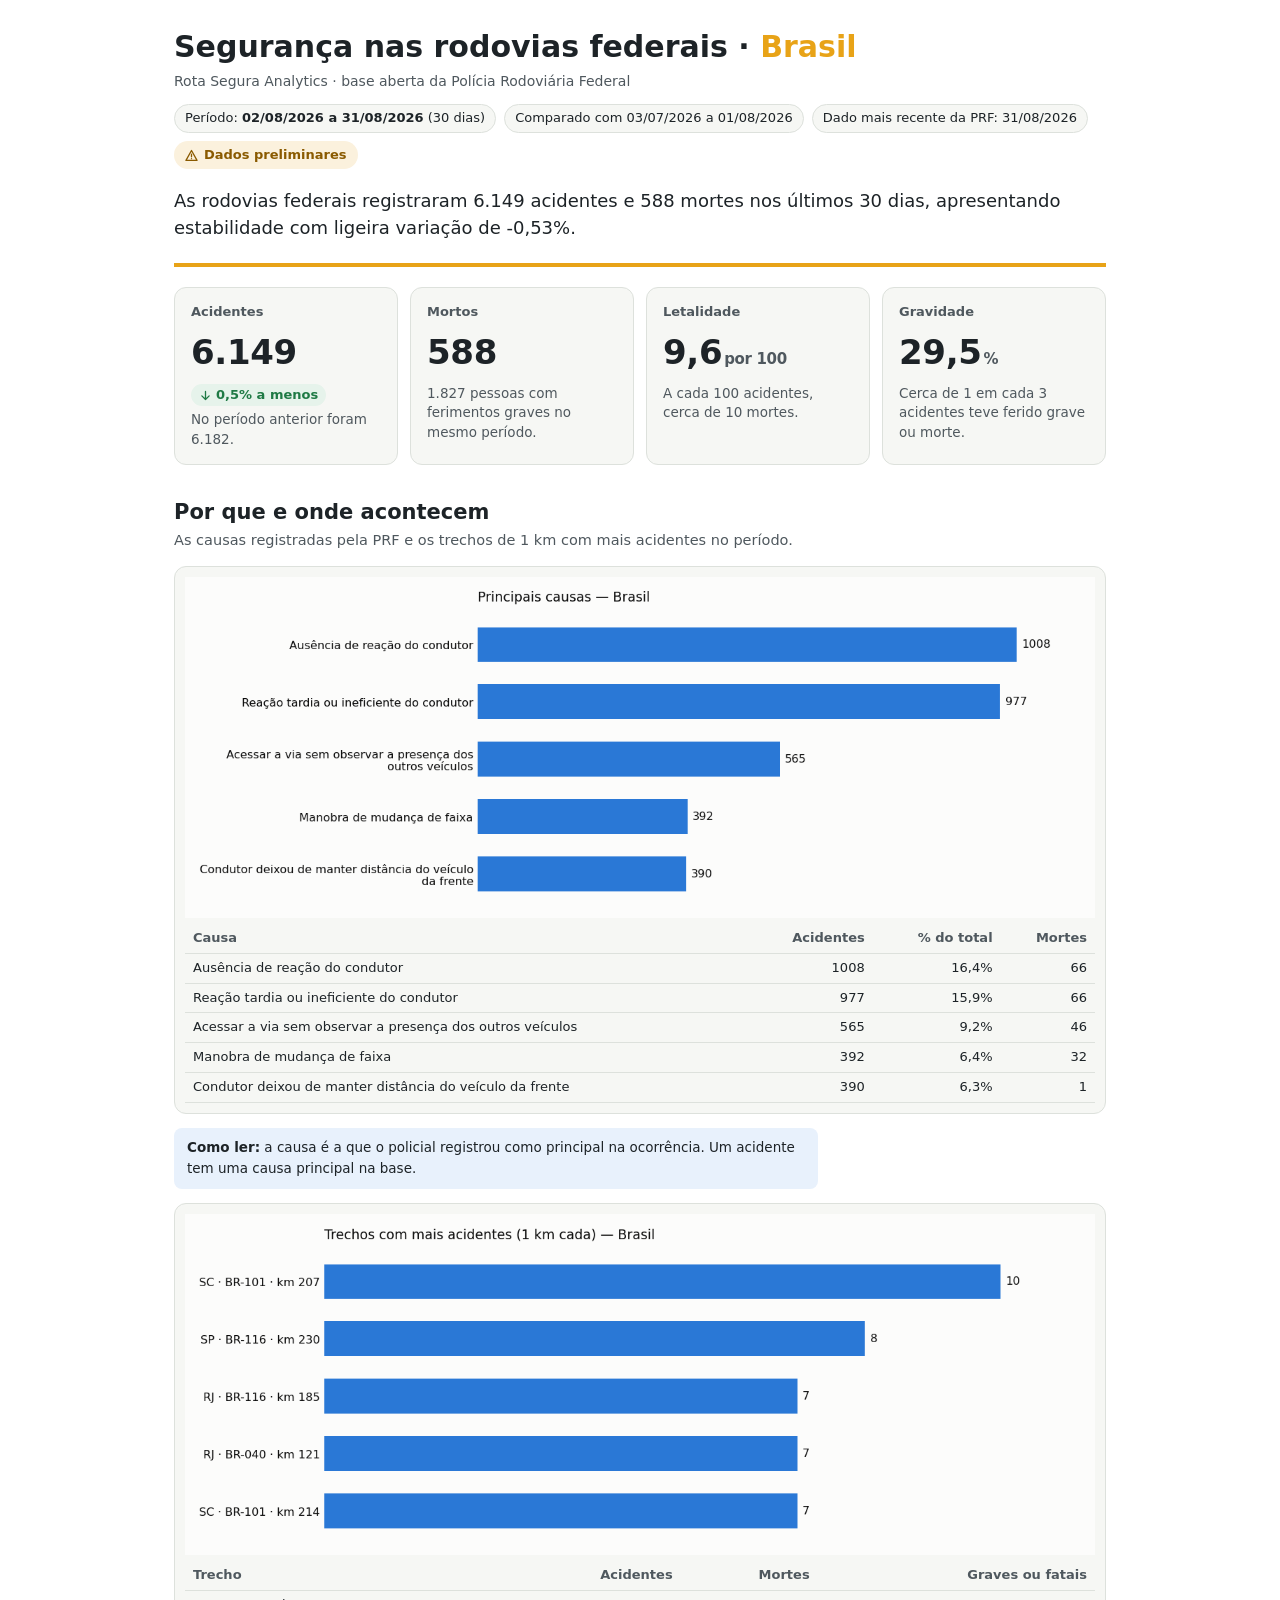
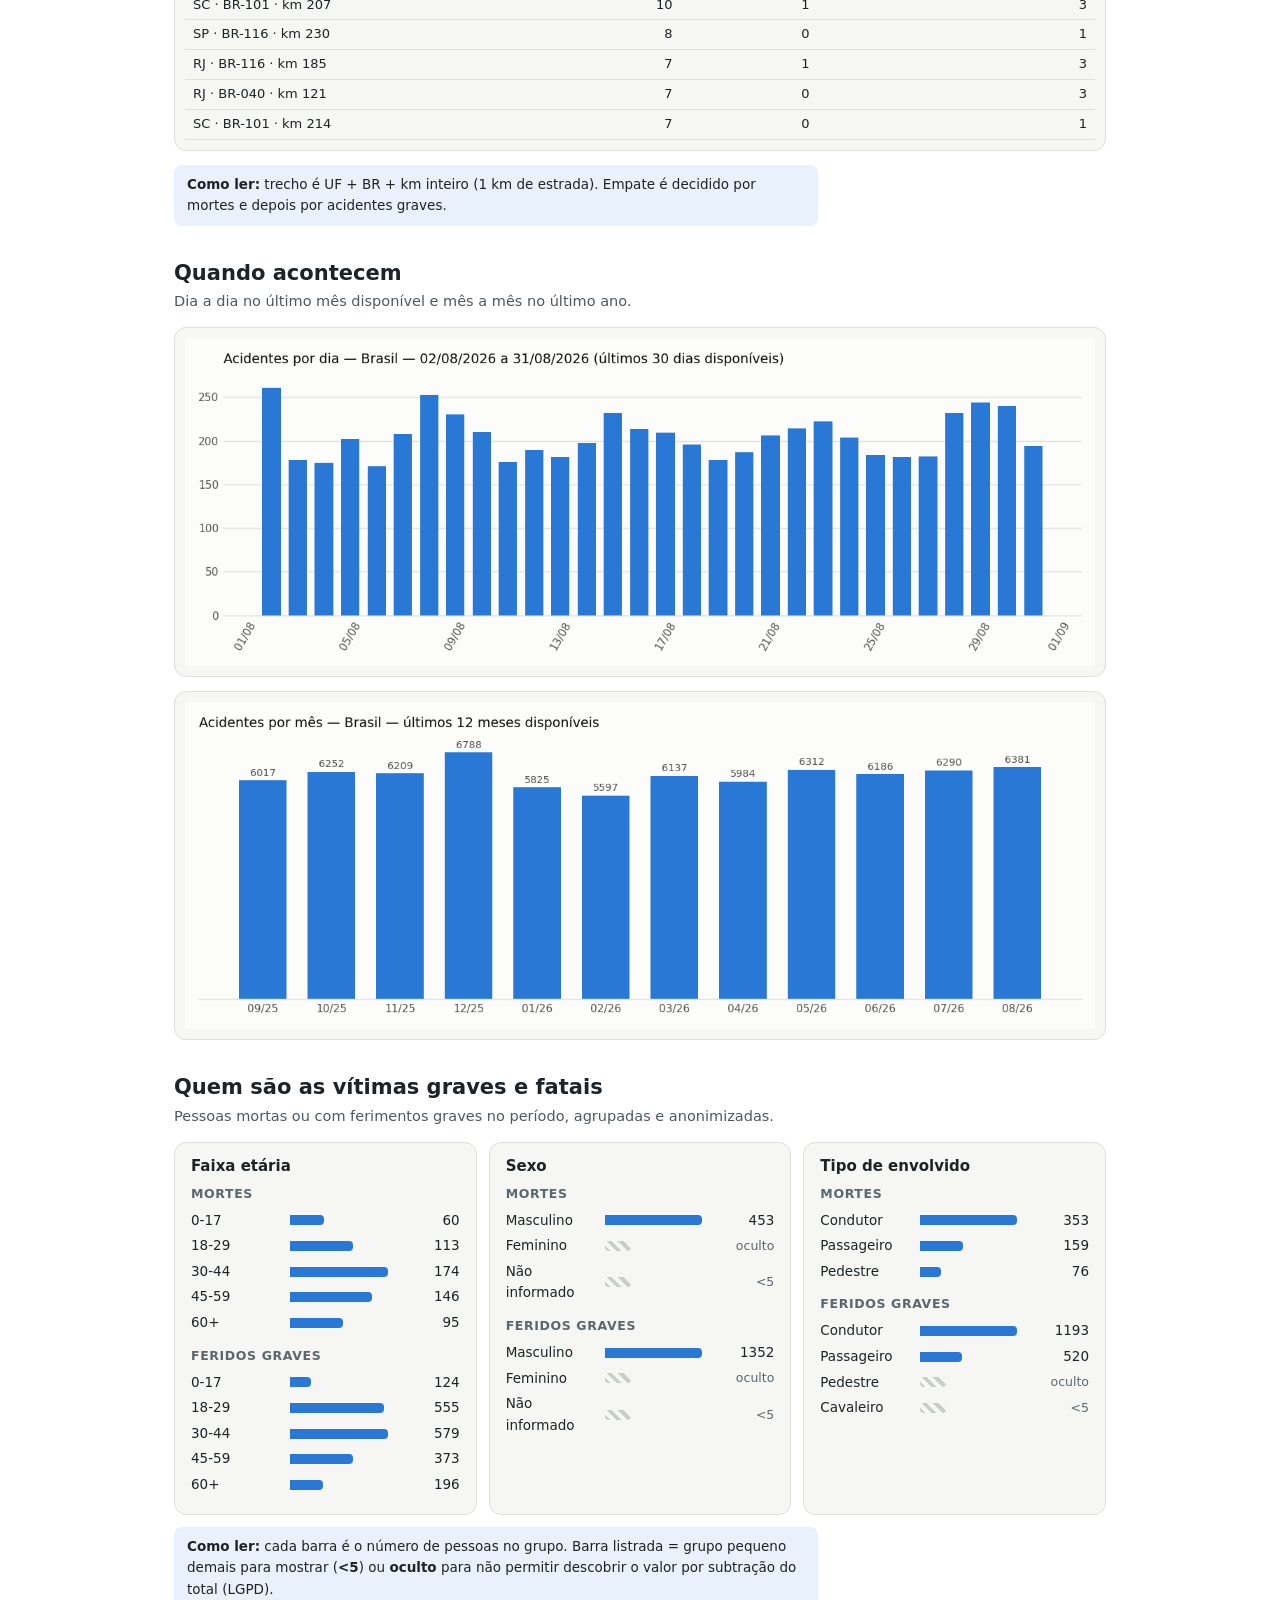
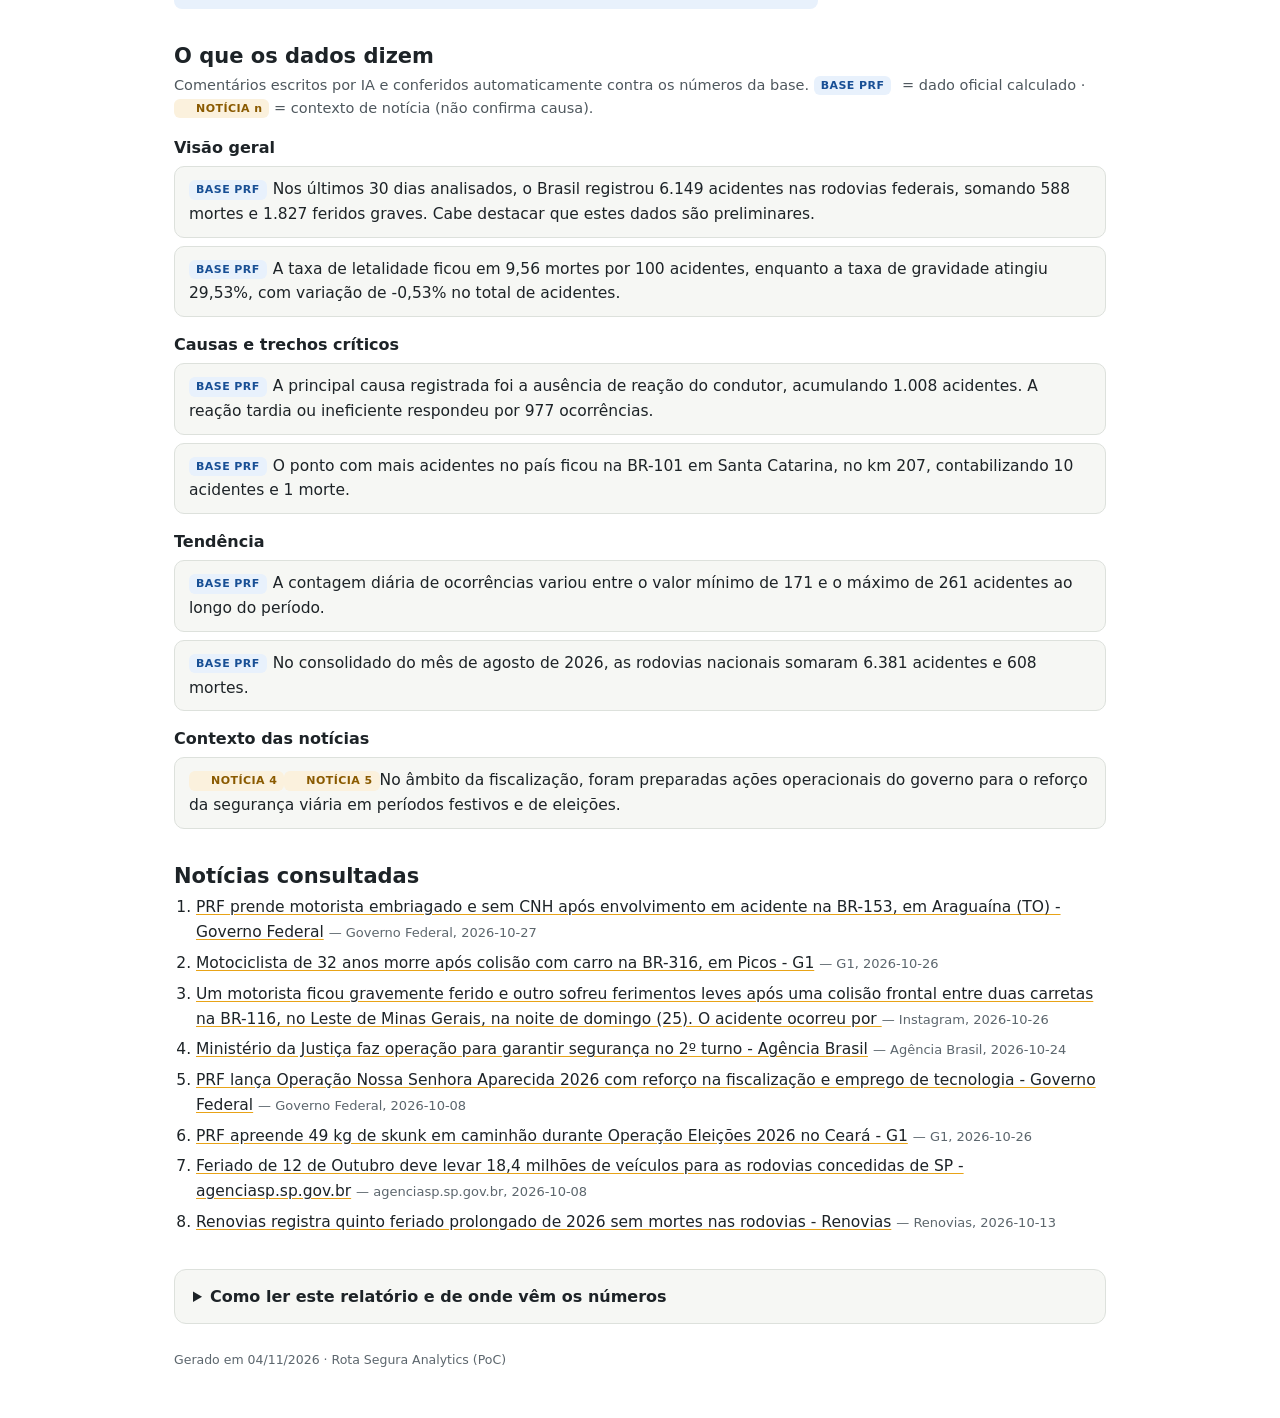
<file: reports/exemplos/BR/relatorio.html>
<!doctype html>
<html lang="pt-BR">
<head>
<meta charset="utf-8">
<meta name="viewport" content="width=device-width, initial-scale=1">
<title>Relatório de segurança viária — Brasil</title>
<style>
/* Tela: segue o tema do sistema (igual à interface). Impressão: sempre claro (economiza tinta). */
:root {
  color-scheme: dark;
  --ink: #e7eaeb; --ink-2: #b4bec3; --muted: #8c979d; --line: #2e373c; --surface: #14181b; --paper: #1c2226;
  --accent: #e8a317; --focus: #e8a317; --blue: #3987e5; --blue-bg: #17283b; --blue-ink: #9cc4f5;
  --good: #6cc28f; --good-bg: #1d3326; --bad: #f08a80; --bad-bg: #3d2220; --warn: #e9b44c; --warn-bg: #3a2f17;
  --bar-muted: #3b474d;
}
@media print, (prefers-color-scheme: light) {
  :root {
    color-scheme: light;
    --ink: #1d2327; --ink-2: #4f585e; --muted: #5c666d; --line: #dde1dc; --surface: #ffffff; --paper: #f6f7f4;
    --focus: #8a5a00; --blue: #2a78d6; --blue-bg: #e8f1fc; --blue-ink: #184f95;
    --good: #1f7a45; --good-bg: #e6f3eb; --bad: #b3261e; --bad-bg: #fbe9e7; --warn: #8a5a00; --warn-bg: #fbf1dd;
    --bar-muted: #c9cec8;
  }
}
@media print { :root { --ink: #0b0b0b; --paper: #ffffff; } }
.img-light { display: none !important; }
@media print, (prefers-color-scheme: light) {
  .img-dark { display: none !important; } .img-light { display: block !important; }
}
* { box-sizing: border-box; }
::selection { background: var(--accent); color: #1d2327; }
html { scrollbar-color: var(--bar-muted) var(--surface); }
a:focus-visible, summary:focus-visible { outline: 2px solid var(--focus); outline-offset: 2px; border-radius: 4px; }
.ico { width: 1em; height: 1em; flex: none; vertical-align: -0.14em; }
html { background: var(--surface); }
body { margin: 0 auto; max-width: 980px; padding: 28px 24px 48px; color: var(--ink);
  font: 15.5px/1.6 "Segoe UI", system-ui, -apple-system, Roboto, sans-serif; background: var(--surface); }
h1, h2, h3 { line-height: 1.25; margin: 0; }
p { margin: 0; }
a { color: inherit; text-decoration-color: var(--accent); text-underline-offset: 2px; }
header.top { border-bottom: 4px solid var(--accent); padding-bottom: 16px; margin-bottom: 20px; }
header.top h1 { font-size: 30px; margin: 0; text-wrap: balance; }
header.top h1 .scope { color: var(--accent); }
.byline { font-size: 14px; color: var(--ink-2); margin: 4px 0 12px; }
.chips { display: flex; flex-wrap: wrap; gap: 8px; }
.chip { font-size: 13px; padding: 3px 10px; border-radius: 999px; background: var(--paper); border: 1px solid var(--line); }
.chip.warn { display: inline-flex; align-items: center; gap: 6px; background: var(--warn-bg); border-color: transparent; color: var(--warn); font-weight: 600; }
.notice { display: flex; gap: 8px; align-items: baseline; }
.notice .ico { color: var(--warn); }
.lead { font-size: 18px; line-height: 1.5; margin: 18px 0 6px; }
.notice { margin: 12px 0; padding: 10px 14px; border-radius: 10px; background: var(--warn-bg); font-size: 14px; }
section { margin-top: 34px; }
section > h2 { font-size: 21px; margin-bottom: 4px; }
section > .sub { color: var(--ink-2); margin-bottom: 14px; font-size: 14.5px; }
.kpis { display: grid; grid-template-columns: repeat(auto-fit, minmax(200px, 1fr)); gap: 12px; margin-top: 18px; }
.kpi { background: var(--paper); border: 1px solid var(--line); border-radius: 12px; padding: 14px 16px; }
.kpi .label { font-size: 13px; font-weight: 600; color: var(--ink-2); }
.kpi .value { font-size: 34px; font-weight: 700; letter-spacing: -.01em; margin: 2px 0 4px; font-variant-numeric: tabular-nums; }
.kpi .value small { font-size: 15px; font-weight: 600; color: var(--ink-2); margin-left: 2px; }
.kpi .read { font-size: 13.5px; color: var(--ink-2); line-height: 1.45; }
.trend { display: inline-flex; align-items: center; gap: 4px; font-size: 13px; font-weight: 700; padding: 1px 8px; border-radius: 999px; margin-bottom: 4px; }
.trend.up { background: var(--bad-bg); color: var(--bad); }
.trend.down { background: var(--good-bg); color: var(--good); }
.trend.flat { background: var(--line); color: var(--ink-2); }
figure { margin: 0 0 14px; background: var(--paper); border: 1px solid var(--line); border-radius: 12px; padding: 10px; }
figure img { display: block; width: 100%; height: auto; }
figcaption { font-size: 13.5px; color: var(--ink-2); padding: 6px 6px 2px; }
.howto { background: var(--blue-bg); padding: 9px 13px; border-radius: 8px; max-width: 75ch;
  font-size: 13.5px; margin: 0 0 14px; }
.howto b { color: var(--ink); }
.route { background: var(--paper); border: 1px solid var(--line); border-radius: 12px; padding: 14px 16px; margin-top: 18px; }
.route h2 { font-size: 17px; margin-bottom: 6px; }
.route ul { list-style: none; padding: 0; margin: 10px 0 0; display: grid; gap: 6px; }
.route li { display: flex; justify-content: space-between; gap: 12px; padding: 6px 10px; border-radius: 8px; background: var(--surface); font-size: 14px; }
.profile { display: grid; grid-template-columns: repeat(auto-fit, minmax(280px, 1fr)); gap: 12px; }
.pcard { background: var(--paper); border: 1px solid var(--line); border-radius: 12px; padding: 14px 16px; }
.pcard h3 { font-size: 15px; margin-bottom: 8px; }
.pcol + .pcol { margin-top: 12px; }
.pcol h4 { margin: 0 0 6px; font-size: 12.5px; font-weight: 700; letter-spacing: .05em; text-transform: uppercase; color: var(--muted); }
.prow { display: grid; grid-template-columns: minmax(80px, 34%) 1fr 64px; align-items: center; gap: 8px; font-size: 13.5px; margin: 4px 0; }
.ptrack { height: 10px; border-radius: 0 4px 4px 0; background: transparent; }
.pbar { height: 100%; border-radius: 0 4px 4px 0; background: var(--blue); min-width: 2px; }
.pbar.hidden-n { width: 26px; background: repeating-linear-gradient(45deg, var(--bar-muted) 0 4px, transparent 4px 8px); border-radius: 4px; }
.pval { text-align: right; font-variant-numeric: tabular-nums; color: var(--ink); }
.pval.hidden-n { color: var(--muted); font-size: 12.5px; }
.route li span:last-child { color: var(--ink-2); white-space: nowrap; }
.insights h3 { font-size: 16px; margin: 18px 0 8px; }
.insights ul { margin: 0; padding: 0; list-style: none; display: grid; gap: 8px; }
.insights li { background: var(--paper); border: 1px solid var(--line); border-radius: 10px; padding: 10px 14px; }
.src { display: inline-block; font-size: 11px; font-weight: 700; letter-spacing: .04em; padding: 1px 7px; border-radius: 6px; margin-right: 6px; vertical-align: 1px; }
.src.base { background: var(--blue-bg); color: var(--blue-ink); }
.src.news { background: var(--warn-bg); color: var(--warn); }
.news { padding-left: 22px; margin: 0; }
.news li { margin: 6px 0; }
.news .meta { color: var(--muted); font-size: 13px; }
table { border-collapse: collapse; width: 100%; font-size: 14px; background: var(--paper); }
th, td { text-align: left; padding: 7px 10px; border-bottom: 1px solid var(--line); vertical-align: top; }
th { color: var(--ink-2); font-weight: 600; }
td.num, th.num { text-align: right; font-variant-numeric: tabular-nums; }
table.mini { font-size: 13px; margin-top: 6px; }
table.mini td, table.mini th { padding: 4px 8px; }
details { margin-top: 34px; background: var(--paper); border: 1px solid var(--line); border-radius: 12px; padding: 14px 18px; }
details summary { cursor: pointer; font-weight: 700; font-size: 16px; }
details h3 { font-size: 14.5px; margin: 14px 0 4px; }
details p, details li { font-size: 14px; color: var(--ink-2); }
details ul { padding-left: 20px; margin: 4px 0; }
code { font-family: ui-monospace, Consolas, monospace; font-size: .88em; }
footer { margin-top: 26px; color: var(--muted); font-size: 12.5px; }
@media print {
  html, body { background: #fff; color: #0b0b0b; }
  body { padding: 0; max-width: none; font-size: 12.5px; }
  .kpi, figure, .insights li, .route, .howto { break-inside: avoid; }
  section { break-inside: auto; }
  details { border: 0; padding: 0; }
  details > summary { list-style: none; }
  a { text-decoration: none; }
  @page { margin: 14mm; }
}
</style>
</head>
<body>
<header class="top">
  <h1>Segurança nas rodovias federais · <span class="scope">Brasil</span></h1>
  <p class="byline">Rota Segura Analytics · base aberta da Polícia Rodoviária Federal</p>
  <div class="chips">
    <span class="chip">Período: <b>02/08/2026 a 31/08/2026</b> (30 dias)</span>
    <span class="chip">Comparado com 03/07/2026 a 01/08/2026</span>
    <span class="chip">Dado mais recente da PRF: 31/08/2026</span>
    <span class="chip warn"><svg class="ico" viewBox="0 0 16 16" fill="none" stroke="currentColor" stroke-width="1.6" stroke-linecap="round" stroke-linejoin="round" aria-hidden="true"><path d="M8 1.8 14.8 14H1.2L8 1.8Z"/><path d="M8 6.2v3.4M8 11.8v.1"/></svg>Dados preliminares</span>
  </div>
  <p class="lead">As rodovias federais registraram 6.149 acidentes e 588 mortes nos últimos 30 dias, apresentando estabilidade com ligeira variação de -0,53%.</p>
  
</header>

<div class="kpis" role="list">
  <div class="kpi" role="listitem">
    <p class="label">Acidentes</p>
    <p class="value">6.149</p>
    
      
      <span class="trend down"><svg class="ico" viewBox="0 0 16 16" fill="none" stroke="currentColor" stroke-width="1.6" stroke-linecap="round" stroke-linejoin="round" aria-hidden="true"><path d="M8 3v10M3.5 8.5 8 13l4.5-4.5"/></svg>0,5% a menos</span>
    
    <p class="read">No período anterior foram 6.182.</p>
  </div>
  <div class="kpi" role="listitem">
    <p class="label">Mortos</p>
    <p class="value">588</p>
    <p class="read">1.827 pessoas com ferimentos graves no mesmo período.</p>
  </div>
  <div class="kpi" role="listitem">
    <p class="label">Letalidade</p>
    <p class="value">9,6<small>por 100</small></p>
    <p class="read">A cada 100 acidentes, cerca de 10 mortes.</p>
  </div>
  <div class="kpi" role="listitem">
    <p class="label">Gravidade</p>
    <p class="value">29,5<small>%</small></p>
    <p class="read">Cerca de 1 em cada 3 acidentes teve ferido grave ou morte.</p>
  </div>
</div>



<section>
  <h2>Por que e onde acontecem</h2>
  <p class="sub">As causas registradas pela PRF e os trechos de 1 km com mais acidentes no período.</p>
  <figure><img class="img-dark" src="[data-uri]" alt="Barras: principais causas de acidentes e quantidade de cada uma"><img class="img-light" src="[data-uri]" alt="Barras: principais causas de acidentes e quantidade de cada uma">
    <table class="mini"><thead><tr><th>Causa</th><th class="num">Acidentes</th><th class="num">% do total</th><th class="num">Mortes</th></tr></thead><tbody>
    <tr><td>Ausência de reação do condutor</td><td class="num">1008</td><td class="num">16,4%</td><td class="num">66</td></tr><tr><td>Reação tardia ou ineficiente do condutor</td><td class="num">977</td><td class="num">15,9%</td><td class="num">66</td></tr><tr><td>Acessar a via sem observar a presença dos outros veículos</td><td class="num">565</td><td class="num">9,2%</td><td class="num">46</td></tr><tr><td>Manobra de mudança de faixa</td><td class="num">392</td><td class="num">6,4%</td><td class="num">32</td></tr><tr><td>Condutor deixou de manter distância do veículo da frente</td><td class="num">390</td><td class="num">6,3%</td><td class="num">1</td></tr>
    </tbody></table></figure>
  <p class="howto"><b>Como ler:</b> a causa é a que o policial registrou como principal na ocorrência. Um acidente tem uma causa principal na base.</p>
  <figure><img class="img-dark" src="[data-uri]" alt="Barras: trechos de rodovia com mais acidentes"><img class="img-light" src="[data-uri]" alt="Barras: trechos de rodovia com mais acidentes">
    <table class="mini"><thead><tr><th>Trecho</th><th class="num">Acidentes</th><th class="num">Mortes</th><th class="num">Graves ou fatais</th></tr></thead><tbody>
    <tr><td>SC · BR-101 · km 207</td><td class="num">10</td><td class="num">1</td><td class="num">3</td></tr><tr><td>SP · BR-116 · km 230</td><td class="num">8</td><td class="num">0</td><td class="num">1</td></tr><tr><td>RJ · BR-116 · km 185</td><td class="num">7</td><td class="num">1</td><td class="num">3</td></tr><tr><td>RJ · BR-040 · km 121</td><td class="num">7</td><td class="num">0</td><td class="num">3</td></tr><tr><td>SC · BR-101 · km 214</td><td class="num">7</td><td class="num">0</td><td class="num">1</td></tr>
    </tbody></table></figure>
  <p class="howto"><b>Como ler:</b> trecho é UF + BR + km inteiro (1 km de estrada). Empate é decidido por mortes e depois por acidentes graves.</p>
</section>

<section>
  <h2>Quando acontecem</h2>
  <p class="sub">Dia a dia no último mês disponível e mês a mês no último ano.</p>
  <figure><img class="img-dark" src="[data-uri]" alt="Barras: acidentes por dia nos últimos 30 dias disponíveis"><img class="img-light" src="[data-uri]" alt="Barras: acidentes por dia nos últimos 30 dias disponíveis"></figure>
  <figure><img class="img-dark" src="[data-uri]" alt="Barras: acidentes por mês nos últimos 12 meses disponíveis"><img class="img-light" src="[data-uri]" alt="Barras: acidentes por mês nos últimos 12 meses disponíveis"></figure>
</section>


<section>
  <h2>Quem são as vítimas graves e fatais</h2>
  <p class="sub">Pessoas mortas ou com ferimentos graves no período, agrupadas e anonimizadas.</p>
  <div class="profile">
  
    <div class="pcard">
      <h3>Faixa etária</h3>
      
      <div class="pcol">
        <h4>Mortes</h4>
        
        <div class="prow">
          <span>0-17</span>
          <span class="ptrack"><span class="pbar" style="width: 34.5%; display: block"></span></span>
          <span class="pval">60</span>
        </div>
        
        <div class="prow">
          <span>18-29</span>
          <span class="ptrack"><span class="pbar" style="width: 64.9%; display: block"></span></span>
          <span class="pval">113</span>
        </div>
        
        <div class="prow">
          <span>30-44</span>
          <span class="ptrack"><span class="pbar" style="width: 100.0%; display: block"></span></span>
          <span class="pval">174</span>
        </div>
        
        <div class="prow">
          <span>45-59</span>
          <span class="ptrack"><span class="pbar" style="width: 83.9%; display: block"></span></span>
          <span class="pval">146</span>
        </div>
        
        <div class="prow">
          <span>60+</span>
          <span class="ptrack"><span class="pbar" style="width: 54.6%; display: block"></span></span>
          <span class="pval">95</span>
        </div>
        
      </div>
      
      <div class="pcol">
        <h4>Feridos graves</h4>
        
        <div class="prow">
          <span>0-17</span>
          <span class="ptrack"><span class="pbar" style="width: 21.4%; display: block"></span></span>
          <span class="pval">124</span>
        </div>
        
        <div class="prow">
          <span>18-29</span>
          <span class="ptrack"><span class="pbar" style="width: 95.9%; display: block"></span></span>
          <span class="pval">555</span>
        </div>
        
        <div class="prow">
          <span>30-44</span>
          <span class="ptrack"><span class="pbar" style="width: 100.0%; display: block"></span></span>
          <span class="pval">579</span>
        </div>
        
        <div class="prow">
          <span>45-59</span>
          <span class="ptrack"><span class="pbar" style="width: 64.4%; display: block"></span></span>
          <span class="pval">373</span>
        </div>
        
        <div class="prow">
          <span>60+</span>
          <span class="ptrack"><span class="pbar" style="width: 33.9%; display: block"></span></span>
          <span class="pval">196</span>
        </div>
        
      </div>
      
    </div>
  
    <div class="pcard">
      <h3>Sexo</h3>
      
      <div class="pcol">
        <h4>Mortes</h4>
        
        <div class="prow">
          <span>Masculino</span>
          <span class="ptrack"><span class="pbar" style="width: 100.0%; display: block"></span></span>
          <span class="pval">453</span>
        </div>
        
        <div class="prow">
          <span>Feminino</span>
          <span class="ptrack"><span class="pbar hidden-n" style="display: block"></span></span>
          <span class="pval hidden-n">oculto</span>
        </div>
        
        <div class="prow">
          <span>Não informado</span>
          <span class="ptrack"><span class="pbar hidden-n" style="display: block"></span></span>
          <span class="pval hidden-n">&lt;5</span>
        </div>
        
      </div>
      
      <div class="pcol">
        <h4>Feridos graves</h4>
        
        <div class="prow">
          <span>Masculino</span>
          <span class="ptrack"><span class="pbar" style="width: 100.0%; display: block"></span></span>
          <span class="pval">1352</span>
        </div>
        
        <div class="prow">
          <span>Feminino</span>
          <span class="ptrack"><span class="pbar hidden-n" style="display: block"></span></span>
          <span class="pval hidden-n">oculto</span>
        </div>
        
        <div class="prow">
          <span>Não informado</span>
          <span class="ptrack"><span class="pbar hidden-n" style="display: block"></span></span>
          <span class="pval hidden-n">&lt;5</span>
        </div>
        
      </div>
      
    </div>
  
    <div class="pcard">
      <h3>Tipo de envolvido</h3>
      
      <div class="pcol">
        <h4>Mortes</h4>
        
        <div class="prow">
          <span>Condutor</span>
          <span class="ptrack"><span class="pbar" style="width: 100.0%; display: block"></span></span>
          <span class="pval">353</span>
        </div>
        
        <div class="prow">
          <span>Passageiro</span>
          <span class="ptrack"><span class="pbar" style="width: 45.0%; display: block"></span></span>
          <span class="pval">159</span>
        </div>
        
        <div class="prow">
          <span>Pedestre</span>
          <span class="ptrack"><span class="pbar" style="width: 21.5%; display: block"></span></span>
          <span class="pval">76</span>
        </div>
        
      </div>
      
      <div class="pcol">
        <h4>Feridos graves</h4>
        
        <div class="prow">
          <span>Condutor</span>
          <span class="ptrack"><span class="pbar" style="width: 100.0%; display: block"></span></span>
          <span class="pval">1193</span>
        </div>
        
        <div class="prow">
          <span>Passageiro</span>
          <span class="ptrack"><span class="pbar" style="width: 43.6%; display: block"></span></span>
          <span class="pval">520</span>
        </div>
        
        <div class="prow">
          <span>Pedestre</span>
          <span class="ptrack"><span class="pbar hidden-n" style="display: block"></span></span>
          <span class="pval hidden-n">oculto</span>
        </div>
        
        <div class="prow">
          <span>Cavaleiro</span>
          <span class="ptrack"><span class="pbar hidden-n" style="display: block"></span></span>
          <span class="pval hidden-n">&lt;5</span>
        </div>
        
      </div>
      
    </div>
  
  </div>
  <p class="howto" style="margin-top: 12px"><b>Como ler:</b> cada barra é o número de pessoas no grupo. Barra listrada = grupo pequeno demais para mostrar (<b>&lt;5</b>) ou <b>oculto</b> para não permitir descobrir o valor por subtração do total (LGPD).</p>
</section>


<section class="insights">
  <h2>O que os dados dizem</h2>
  <p class="sub">Comentários escritos por IA e conferidos automaticamente contra os números da base.
    <span class="src base">BASE PRF</span> = dado oficial calculado ·
    <span class="src news">NOTÍCIA n</span> = contexto de notícia (não confirma causa).</p>
  
  <h3>Visão geral</h3>
  <ul>
    <li><span class="src base">BASE PRF</span>Nos últimos 30 dias analisados, o Brasil registrou 6.149 acidentes nas rodovias federais, somando 588 mortes e 1.827 feridos graves. Cabe destacar que estes dados são preliminares.</li><li><span class="src base">BASE PRF</span>A taxa de letalidade ficou em 9,56 mortes por 100 acidentes, enquanto a taxa de gravidade atingiu 29,53%, com variação de -0,53% no total de acidentes.</li>
  </ul>
  
  <h3>Causas e trechos críticos</h3>
  <ul>
    <li><span class="src base">BASE PRF</span>A principal causa registrada foi a ausência de reação do condutor, acumulando 1.008 acidentes. A reação tardia ou ineficiente respondeu por 977 ocorrências.</li><li><span class="src base">BASE PRF</span>O ponto com mais acidentes no país ficou na BR-101 em Santa Catarina, no km 207, contabilizando 10 acidentes e 1 morte.</li>
  </ul>
  
  <h3>Tendência</h3>
  <ul>
    <li><span class="src base">BASE PRF</span>A contagem diária de ocorrências variou entre o valor mínimo de 171 e o máximo de 261 acidentes ao longo do período.</li><li><span class="src base">BASE PRF</span>No consolidado do mês de agosto de 2026, as rodovias nacionais somaram 6.381 acidentes e 608 mortes.</li>
  </ul>
  
  <h3>Contexto das notícias</h3>
  <ul>
    <li><span class="src news">NOTÍCIA 4</span><span class="src news">NOTÍCIA 5</span>No âmbito da fiscalização, foram preparadas ações operacionais do governo para o reforço da segurança viária em períodos festivos e de eleições.</li>
  </ul>
  
</section>

<section>
  <h2>Notícias consultadas</h2>
  <ol class="news">
    <li><a href="https://news.google.com/rss/articles/[base64]?oc=5" rel="noopener noreferrer" target="_blank">PRF prende motorista embriagado e sem CNH após envolvimento em acidente na BR-153, em Araguaína (TO) - Governo Federal</a>
      <span class="meta">— Governo Federal, 2026-10-27</span></li><li><a href="https://news.google.com/rss/articles/[base64]?oc=5" rel="noopener noreferrer" target="_blank">Motociclista de 32 anos morre após colisão com carro na BR-316, em Picos - G1</a>
      <span class="meta">— G1, 2026-10-26</span></li><li><a href="https://news.google.com/rss/articles/CBMiUkFVX3lxTE00SVU0LXFOcXNSQmRHLXpsdnlDUl9XNGoweEdfanVSU0huT2RlU3ZUZDd3N015SHVGajNZQ2ZBYWRVMnJyeHFBdXJjak5LWF9nbmc?oc=5" rel="noopener noreferrer" target="_blank">Um motorista ficou gravemente ferido e outro sofreu ferimentos leves após uma colisão frontal entre duas carretas na BR-116, no Leste de Minas Gerais, na noite de domingo (25). O acidente ocorreu por </a>
      <span class="meta">— Instagram, 2026-10-26</span></li><li><a href="https://news.google.com/rss/articles/[base64]?oc=5" rel="noopener noreferrer" target="_blank">Ministério da Justiça faz operação para garantir segurança no 2º turno - Agência Brasil</a>
      <span class="meta">— Agência Brasil, 2026-10-24</span></li><li><a href="https://news.google.com/rss/articles/[base64]?oc=5" rel="noopener noreferrer" target="_blank">PRF lança Operação Nossa Senhora Aparecida 2026 com reforço na fiscalização e emprego de tecnologia - Governo Federal</a>
      <span class="meta">— Governo Federal, 2026-10-08</span></li><li><a href="https://news.google.com/rss/articles/[base64]?oc=5" rel="noopener noreferrer" target="_blank">PRF apreende 49 kg de skunk em caminhão durante Operação Eleições 2026 no Ceará - G1</a>
      <span class="meta">— G1, 2026-10-26</span></li><li><a href="https://news.google.com/rss/articles/[base64]?oc=5" rel="noopener noreferrer" target="_blank">Feriado de 12 de Outubro deve levar 18,4 milhões de veículos para as rodovias concedidas de SP - agenciasp.sp.gov.br</a>
      <span class="meta">— agenciasp.sp.gov.br, 2026-10-08</span></li><li><a href="https://news.google.com/rss/articles/[base64]?oc=5" rel="noopener noreferrer" target="_blank">Renovias registra quinto feriado prolongado de 2026 sem mortes nas rodovias - Renovias</a>
      <span class="meta">— Renovias, 2026-10-13</span></li>
  </ol>
</section>

<details>
  <summary>Como ler este relatório e de onde vêm os números</summary>
  <h3>Definições</h3>
  <ul>
    <li><b>Variação:</b> (acidentes no período − acidentes no período anterior) ÷ período anterior.</li>
    <li><b>Letalidade:</b> mortos por 100 acidentes. Não é porcentagem: um acidente pode ter mais de uma morte.</li>
    <li><b>Gravidade:</b> % de acidentes com pelo menos um ferido grave ou morto.</li>
    <li><b>Período:</b> últimos 30 dias <i>disponíveis</i> na base. A PRF publica com ~1 mês de atraso, então o período não termina hoje.</li>
  </ul>
  <h3>Transparência</h3>
  <ul>
    <li>Execução <code>20261104-170631-b3ef3b</code>: trilha de auditoria em <code>audit/20261104-170631-b3ef3b.jsonl</code> e manifesto em <code>audit/20261104-170631-b3ef3b.manifest.json</code>.</li>
    <li>Modelo de linguagem: <code>gemini-3.6-flash</code> · prompts versão <code>2026-11-01.2</code>.</li>
    <li>Checagem automática do texto: aprovado após 1 tentativa(s).</li>
    <li>Todos os números, tabelas e gráficos vêm de código (SQL/DuckDB) sobre a base aberta da PRF. A IA só escreve os comentários e não pode citar número que não esteja na base.</li>
    <li>Notícias servem só de contexto; causa de acidente vem exclusivamente da base.</li>
    <li>Nenhum dado de pessoa vai para a IA: só agregados, com supressão de grupos pequenos (LGPD).</li>
    <li>Fonte: <a href="https://www.gov.br/prf/pt-br/acesso-a-informacao/dados-abertos/dados-abertos-da-prf" rel="noopener noreferrer" target="_blank">Dados Abertos da PRF</a>.</li>
  </ul>
</details>

<footer>Gerado em 04/11/2026 · Rota Segura Analytics (PoC)</footer>
</body>
</html>
</file>
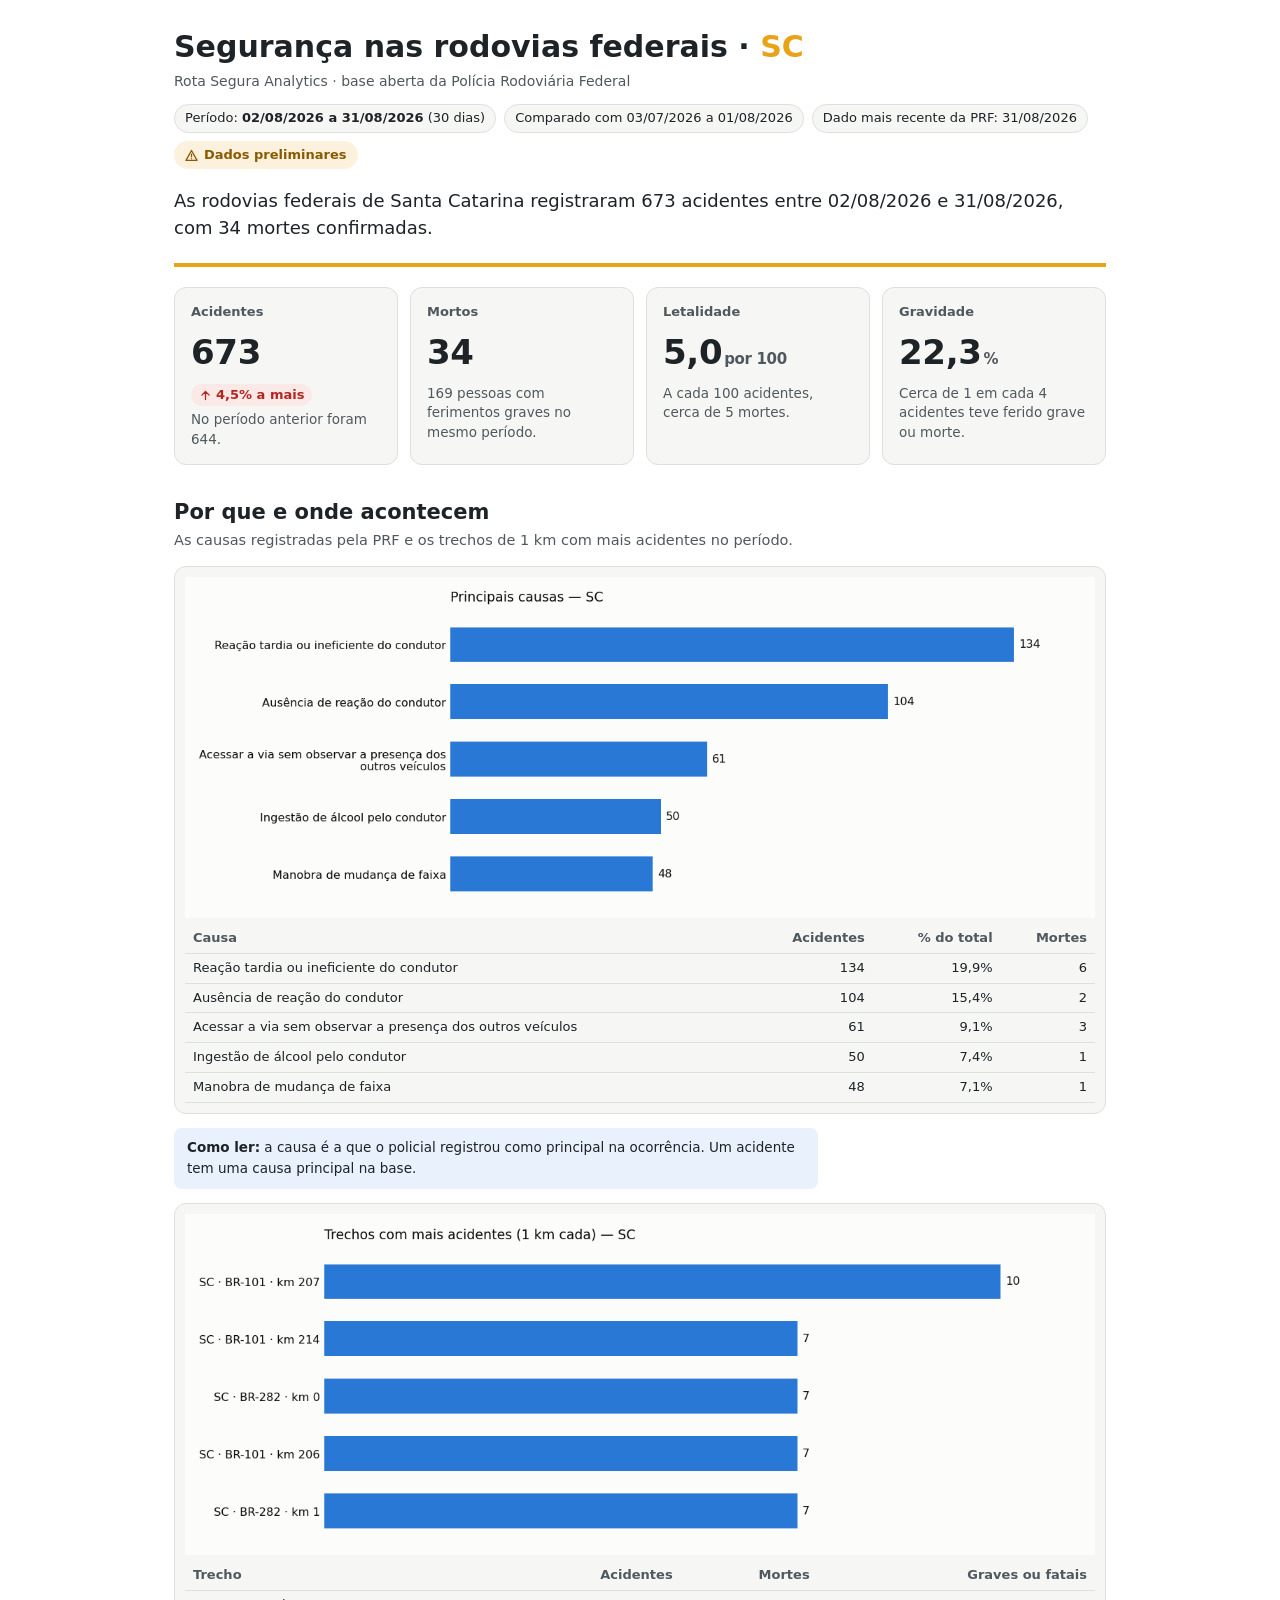
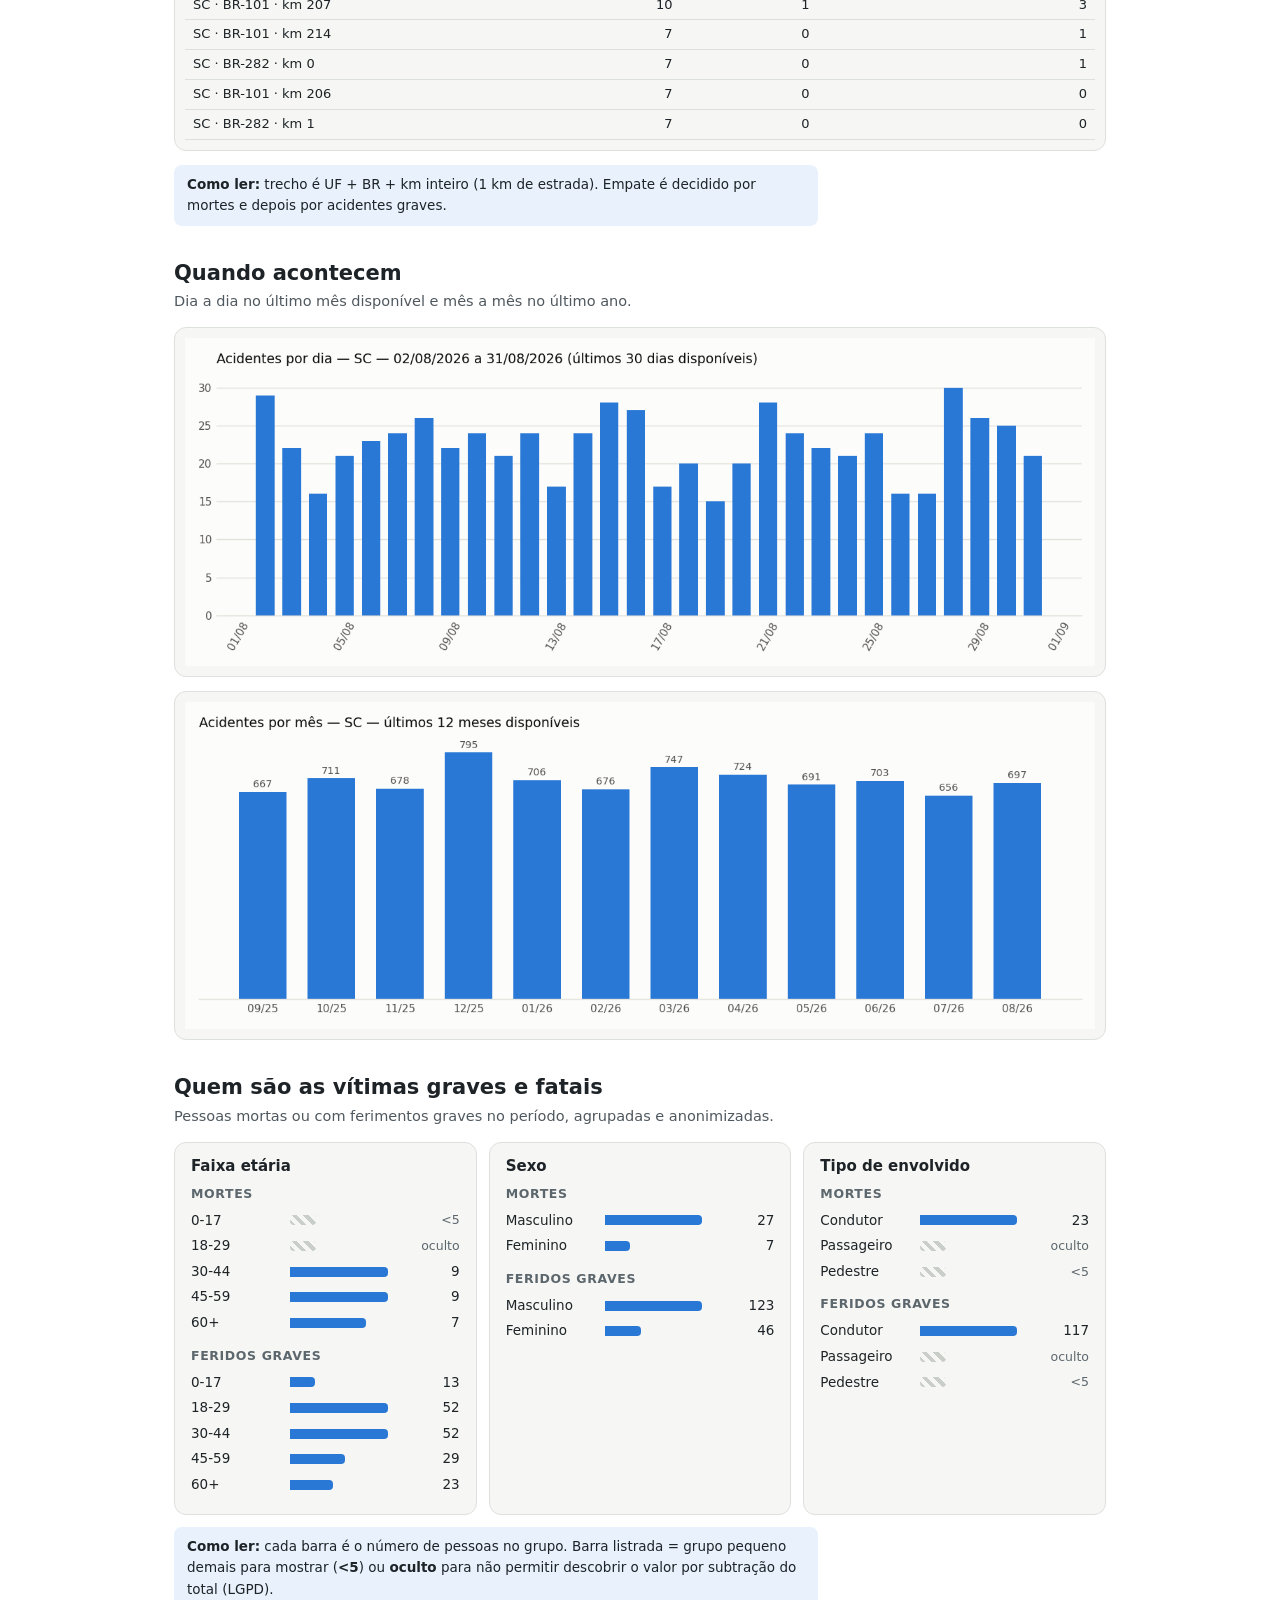
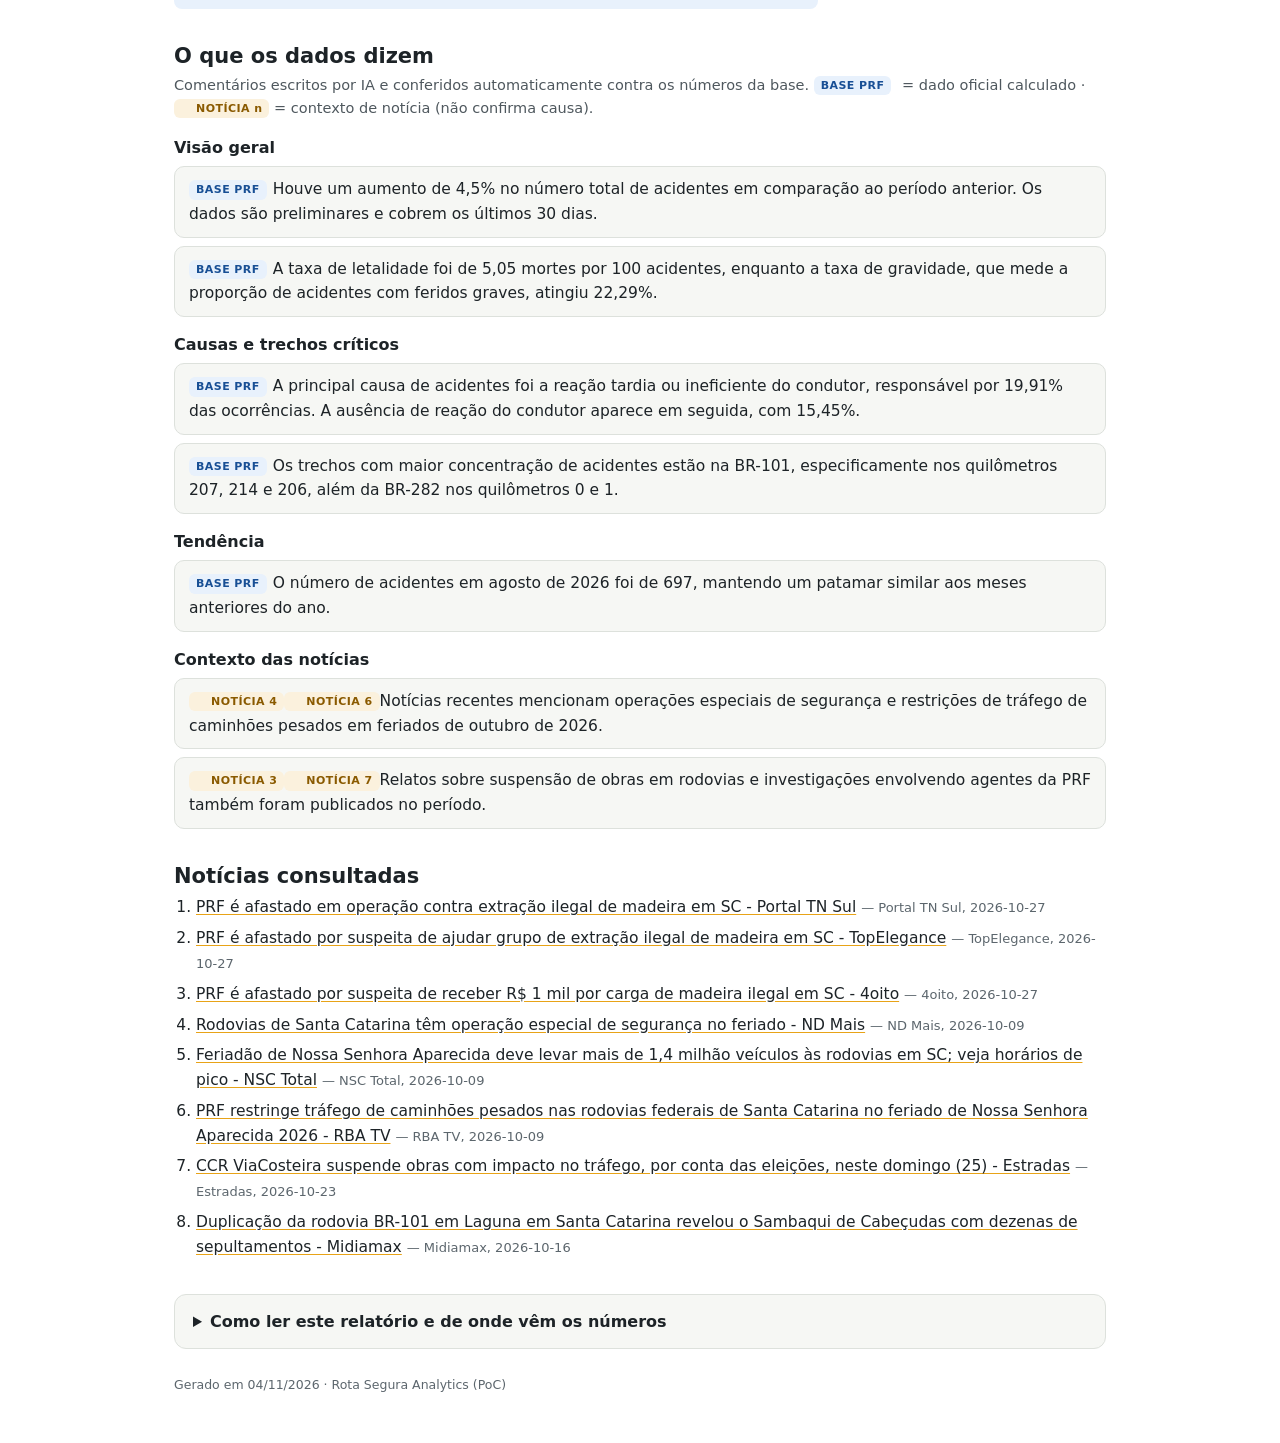
<file: reports/exemplos/SC/relatorio.html>
<!doctype html>
<html lang="pt-BR">
<head>
<meta charset="utf-8">
<meta name="viewport" content="width=device-width, initial-scale=1">
<title>Relatório de segurança viária — SC</title>
<style>
/* Tela: segue o tema do sistema (igual à interface). Impressão: sempre claro (economiza tinta). */
:root {
  color-scheme: dark;
  --ink: #e7eaeb; --ink-2: #b4bec3; --muted: #8c979d; --line: #2e373c; --surface: #14181b; --paper: #1c2226;
  --accent: #e8a317; --focus: #e8a317; --blue: #3987e5; --blue-bg: #17283b; --blue-ink: #9cc4f5;
  --good: #6cc28f; --good-bg: #1d3326; --bad: #f08a80; --bad-bg: #3d2220; --warn: #e9b44c; --warn-bg: #3a2f17;
  --bar-muted: #3b474d;
}
@media print, (prefers-color-scheme: light) {
  :root {
    color-scheme: light;
    --ink: #1d2327; --ink-2: #4f585e; --muted: #5c666d; --line: #dde1dc; --surface: #ffffff; --paper: #f6f7f4;
    --focus: #8a5a00; --blue: #2a78d6; --blue-bg: #e8f1fc; --blue-ink: #184f95;
    --good: #1f7a45; --good-bg: #e6f3eb; --bad: #b3261e; --bad-bg: #fbe9e7; --warn: #8a5a00; --warn-bg: #fbf1dd;
    --bar-muted: #c9cec8;
  }
}
@media print { :root { --ink: #0b0b0b; --paper: #ffffff; } }
.img-light { display: none !important; }
@media print, (prefers-color-scheme: light) {
  .img-dark { display: none !important; } .img-light { display: block !important; }
}
* { box-sizing: border-box; }
::selection { background: var(--accent); color: #1d2327; }
html { scrollbar-color: var(--bar-muted) var(--surface); }
a:focus-visible, summary:focus-visible { outline: 2px solid var(--focus); outline-offset: 2px; border-radius: 4px; }
.ico { width: 1em; height: 1em; flex: none; vertical-align: -0.14em; }
html { background: var(--surface); }
body { margin: 0 auto; max-width: 980px; padding: 28px 24px 48px; color: var(--ink);
  font: 15.5px/1.6 "Segoe UI", system-ui, -apple-system, Roboto, sans-serif; background: var(--surface); }
h1, h2, h3 { line-height: 1.25; margin: 0; }
p { margin: 0; }
a { color: inherit; text-decoration-color: var(--accent); text-underline-offset: 2px; }
header.top { border-bottom: 4px solid var(--accent); padding-bottom: 16px; margin-bottom: 20px; }
header.top h1 { font-size: 30px; margin: 0; text-wrap: balance; }
header.top h1 .scope { color: var(--accent); }
.byline { font-size: 14px; color: var(--ink-2); margin: 4px 0 12px; }
.chips { display: flex; flex-wrap: wrap; gap: 8px; }
.chip { font-size: 13px; padding: 3px 10px; border-radius: 999px; background: var(--paper); border: 1px solid var(--line); }
.chip.warn { display: inline-flex; align-items: center; gap: 6px; background: var(--warn-bg); border-color: transparent; color: var(--warn); font-weight: 600; }
.notice { display: flex; gap: 8px; align-items: baseline; }
.notice .ico { color: var(--warn); }
.lead { font-size: 18px; line-height: 1.5; margin: 18px 0 6px; }
.notice { margin: 12px 0; padding: 10px 14px; border-radius: 10px; background: var(--warn-bg); font-size: 14px; }
section { margin-top: 34px; }
section > h2 { font-size: 21px; margin-bottom: 4px; }
section > .sub { color: var(--ink-2); margin-bottom: 14px; font-size: 14.5px; }
.kpis { display: grid; grid-template-columns: repeat(auto-fit, minmax(200px, 1fr)); gap: 12px; margin-top: 18px; }
.kpi { background: var(--paper); border: 1px solid var(--line); border-radius: 12px; padding: 14px 16px; }
.kpi .label { font-size: 13px; font-weight: 600; color: var(--ink-2); }
.kpi .value { font-size: 34px; font-weight: 700; letter-spacing: -.01em; margin: 2px 0 4px; font-variant-numeric: tabular-nums; }
.kpi .value small { font-size: 15px; font-weight: 600; color: var(--ink-2); margin-left: 2px; }
.kpi .read { font-size: 13.5px; color: var(--ink-2); line-height: 1.45; }
.trend { display: inline-flex; align-items: center; gap: 4px; font-size: 13px; font-weight: 700; padding: 1px 8px; border-radius: 999px; margin-bottom: 4px; }
.trend.up { background: var(--bad-bg); color: var(--bad); }
.trend.down { background: var(--good-bg); color: var(--good); }
.trend.flat { background: var(--line); color: var(--ink-2); }
figure { margin: 0 0 14px; background: var(--paper); border: 1px solid var(--line); border-radius: 12px; padding: 10px; }
figure img { display: block; width: 100%; height: auto; }
figcaption { font-size: 13.5px; color: var(--ink-2); padding: 6px 6px 2px; }
.howto { background: var(--blue-bg); padding: 9px 13px; border-radius: 8px; max-width: 75ch;
  font-size: 13.5px; margin: 0 0 14px; }
.howto b { color: var(--ink); }
.route { background: var(--paper); border: 1px solid var(--line); border-radius: 12px; padding: 14px 16px; margin-top: 18px; }
.route h2 { font-size: 17px; margin-bottom: 6px; }
.route ul { list-style: none; padding: 0; margin: 10px 0 0; display: grid; gap: 6px; }
.route li { display: flex; justify-content: space-between; gap: 12px; padding: 6px 10px; border-radius: 8px; background: var(--surface); font-size: 14px; }
.profile { display: grid; grid-template-columns: repeat(auto-fit, minmax(280px, 1fr)); gap: 12px; }
.pcard { background: var(--paper); border: 1px solid var(--line); border-radius: 12px; padding: 14px 16px; }
.pcard h3 { font-size: 15px; margin-bottom: 8px; }
.pcol + .pcol { margin-top: 12px; }
.pcol h4 { margin: 0 0 6px; font-size: 12.5px; font-weight: 700; letter-spacing: .05em; text-transform: uppercase; color: var(--muted); }
.prow { display: grid; grid-template-columns: minmax(80px, 34%) 1fr 64px; align-items: center; gap: 8px; font-size: 13.5px; margin: 4px 0; }
.ptrack { height: 10px; border-radius: 0 4px 4px 0; background: transparent; }
.pbar { height: 100%; border-radius: 0 4px 4px 0; background: var(--blue); min-width: 2px; }
.pbar.hidden-n { width: 26px; background: repeating-linear-gradient(45deg, var(--bar-muted) 0 4px, transparent 4px 8px); border-radius: 4px; }
.pval { text-align: right; font-variant-numeric: tabular-nums; color: var(--ink); }
.pval.hidden-n { color: var(--muted); font-size: 12.5px; }
.route li span:last-child { color: var(--ink-2); white-space: nowrap; }
.insights h3 { font-size: 16px; margin: 18px 0 8px; }
.insights ul { margin: 0; padding: 0; list-style: none; display: grid; gap: 8px; }
.insights li { background: var(--paper); border: 1px solid var(--line); border-radius: 10px; padding: 10px 14px; }
.src { display: inline-block; font-size: 11px; font-weight: 700; letter-spacing: .04em; padding: 1px 7px; border-radius: 6px; margin-right: 6px; vertical-align: 1px; }
.src.base { background: var(--blue-bg); color: var(--blue-ink); }
.src.news { background: var(--warn-bg); color: var(--warn); }
.news { padding-left: 22px; margin: 0; }
.news li { margin: 6px 0; }
.news .meta { color: var(--muted); font-size: 13px; }
table { border-collapse: collapse; width: 100%; font-size: 14px; background: var(--paper); }
th, td { text-align: left; padding: 7px 10px; border-bottom: 1px solid var(--line); vertical-align: top; }
th { color: var(--ink-2); font-weight: 600; }
td.num, th.num { text-align: right; font-variant-numeric: tabular-nums; }
table.mini { font-size: 13px; margin-top: 6px; }
table.mini td, table.mini th { padding: 4px 8px; }
details { margin-top: 34px; background: var(--paper); border: 1px solid var(--line); border-radius: 12px; padding: 14px 18px; }
details summary { cursor: pointer; font-weight: 700; font-size: 16px; }
details h3 { font-size: 14.5px; margin: 14px 0 4px; }
details p, details li { font-size: 14px; color: var(--ink-2); }
details ul { padding-left: 20px; margin: 4px 0; }
code { font-family: ui-monospace, Consolas, monospace; font-size: .88em; }
footer { margin-top: 26px; color: var(--muted); font-size: 12.5px; }
@media print {
  html, body { background: #fff; color: #0b0b0b; }
  body { padding: 0; max-width: none; font-size: 12.5px; }
  .kpi, figure, .insights li, .route, .howto { break-inside: avoid; }
  section { break-inside: auto; }
  details { border: 0; padding: 0; }
  details > summary { list-style: none; }
  a { text-decoration: none; }
  @page { margin: 14mm; }
}
</style>
</head>
<body>
<header class="top">
  <h1>Segurança nas rodovias federais · <span class="scope">SC</span></h1>
  <p class="byline">Rota Segura Analytics · base aberta da Polícia Rodoviária Federal</p>
  <div class="chips">
    <span class="chip">Período: <b>02/08/2026 a 31/08/2026</b> (30 dias)</span>
    <span class="chip">Comparado com 03/07/2026 a 01/08/2026</span>
    <span class="chip">Dado mais recente da PRF: 31/08/2026</span>
    <span class="chip warn"><svg class="ico" viewBox="0 0 16 16" fill="none" stroke="currentColor" stroke-width="1.6" stroke-linecap="round" stroke-linejoin="round" aria-hidden="true"><path d="M8 1.8 14.8 14H1.2L8 1.8Z"/><path d="M8 6.2v3.4M8 11.8v.1"/></svg>Dados preliminares</span>
  </div>
  <p class="lead">As rodovias federais de Santa Catarina registraram 673 acidentes entre 02/08/2026 e 31/08/2026, com 34 mortes confirmadas.</p>
  
</header>

<div class="kpis" role="list">
  <div class="kpi" role="listitem">
    <p class="label">Acidentes</p>
    <p class="value">673</p>
    
      
      <span class="trend up"><svg class="ico" viewBox="0 0 16 16" fill="none" stroke="currentColor" stroke-width="1.6" stroke-linecap="round" stroke-linejoin="round" aria-hidden="true"><path d="M8 13V3M3.5 7.5 8 3l4.5 4.5"/></svg>4,5% a mais</span>
    
    <p class="read">No período anterior foram 644.</p>
  </div>
  <div class="kpi" role="listitem">
    <p class="label">Mortos</p>
    <p class="value">34</p>
    <p class="read">169 pessoas com ferimentos graves no mesmo período.</p>
  </div>
  <div class="kpi" role="listitem">
    <p class="label">Letalidade</p>
    <p class="value">5,0<small>por 100</small></p>
    <p class="read">A cada 100 acidentes, cerca de 5 mortes.</p>
  </div>
  <div class="kpi" role="listitem">
    <p class="label">Gravidade</p>
    <p class="value">22,3<small>%</small></p>
    <p class="read">Cerca de 1 em cada 4 acidentes teve ferido grave ou morte.</p>
  </div>
</div>



<section>
  <h2>Por que e onde acontecem</h2>
  <p class="sub">As causas registradas pela PRF e os trechos de 1 km com mais acidentes no período.</p>
  <figure><img class="img-dark" src="[data-uri]" alt="Barras: principais causas de acidentes e quantidade de cada uma"><img class="img-light" src="[data-uri]" alt="Barras: principais causas de acidentes e quantidade de cada uma">
    <table class="mini"><thead><tr><th>Causa</th><th class="num">Acidentes</th><th class="num">% do total</th><th class="num">Mortes</th></tr></thead><tbody>
    <tr><td>Reação tardia ou ineficiente do condutor</td><td class="num">134</td><td class="num">19,9%</td><td class="num">6</td></tr><tr><td>Ausência de reação do condutor</td><td class="num">104</td><td class="num">15,4%</td><td class="num">2</td></tr><tr><td>Acessar a via sem observar a presença dos outros veículos</td><td class="num">61</td><td class="num">9,1%</td><td class="num">3</td></tr><tr><td>Ingestão de álcool pelo condutor</td><td class="num">50</td><td class="num">7,4%</td><td class="num">1</td></tr><tr><td>Manobra de mudança de faixa</td><td class="num">48</td><td class="num">7,1%</td><td class="num">1</td></tr>
    </tbody></table></figure>
  <p class="howto"><b>Como ler:</b> a causa é a que o policial registrou como principal na ocorrência. Um acidente tem uma causa principal na base.</p>
  <figure><img class="img-dark" src="[data-uri]" alt="Barras: trechos de rodovia com mais acidentes"><img class="img-light" src="[data-uri]" alt="Barras: trechos de rodovia com mais acidentes">
    <table class="mini"><thead><tr><th>Trecho</th><th class="num">Acidentes</th><th class="num">Mortes</th><th class="num">Graves ou fatais</th></tr></thead><tbody>
    <tr><td>SC · BR-101 · km 207</td><td class="num">10</td><td class="num">1</td><td class="num">3</td></tr><tr><td>SC · BR-101 · km 214</td><td class="num">7</td><td class="num">0</td><td class="num">1</td></tr><tr><td>SC · BR-282 · km 0</td><td class="num">7</td><td class="num">0</td><td class="num">1</td></tr><tr><td>SC · BR-101 · km 206</td><td class="num">7</td><td class="num">0</td><td class="num">0</td></tr><tr><td>SC · BR-282 · km 1</td><td class="num">7</td><td class="num">0</td><td class="num">0</td></tr>
    </tbody></table></figure>
  <p class="howto"><b>Como ler:</b> trecho é UF + BR + km inteiro (1 km de estrada). Empate é decidido por mortes e depois por acidentes graves.</p>
</section>

<section>
  <h2>Quando acontecem</h2>
  <p class="sub">Dia a dia no último mês disponível e mês a mês no último ano.</p>
  <figure><img class="img-dark" src="[data-uri]" alt="Barras: acidentes por dia nos últimos 30 dias disponíveis"><img class="img-light" src="[data-uri]" alt="Barras: acidentes por dia nos últimos 30 dias disponíveis"></figure>
  <figure><img class="img-dark" src="[data-uri]" alt="Barras: acidentes por mês nos últimos 12 meses disponíveis"><img class="img-light" src="[data-uri]" alt="Barras: acidentes por mês nos últimos 12 meses disponíveis"></figure>
</section>


<section>
  <h2>Quem são as vítimas graves e fatais</h2>
  <p class="sub">Pessoas mortas ou com ferimentos graves no período, agrupadas e anonimizadas.</p>
  <div class="profile">
  
    <div class="pcard">
      <h3>Faixa etária</h3>
      
      <div class="pcol">
        <h4>Mortes</h4>
        
        <div class="prow">
          <span>0-17</span>
          <span class="ptrack"><span class="pbar hidden-n" style="display: block"></span></span>
          <span class="pval hidden-n">&lt;5</span>
        </div>
        
        <div class="prow">
          <span>18-29</span>
          <span class="ptrack"><span class="pbar hidden-n" style="display: block"></span></span>
          <span class="pval hidden-n">oculto</span>
        </div>
        
        <div class="prow">
          <span>30-44</span>
          <span class="ptrack"><span class="pbar" style="width: 100.0%; display: block"></span></span>
          <span class="pval">9</span>
        </div>
        
        <div class="prow">
          <span>45-59</span>
          <span class="ptrack"><span class="pbar" style="width: 100.0%; display: block"></span></span>
          <span class="pval">9</span>
        </div>
        
        <div class="prow">
          <span>60+</span>
          <span class="ptrack"><span class="pbar" style="width: 77.8%; display: block"></span></span>
          <span class="pval">7</span>
        </div>
        
      </div>
      
      <div class="pcol">
        <h4>Feridos graves</h4>
        
        <div class="prow">
          <span>0-17</span>
          <span class="ptrack"><span class="pbar" style="width: 25.0%; display: block"></span></span>
          <span class="pval">13</span>
        </div>
        
        <div class="prow">
          <span>18-29</span>
          <span class="ptrack"><span class="pbar" style="width: 100.0%; display: block"></span></span>
          <span class="pval">52</span>
        </div>
        
        <div class="prow">
          <span>30-44</span>
          <span class="ptrack"><span class="pbar" style="width: 100.0%; display: block"></span></span>
          <span class="pval">52</span>
        </div>
        
        <div class="prow">
          <span>45-59</span>
          <span class="ptrack"><span class="pbar" style="width: 55.8%; display: block"></span></span>
          <span class="pval">29</span>
        </div>
        
        <div class="prow">
          <span>60+</span>
          <span class="ptrack"><span class="pbar" style="width: 44.2%; display: block"></span></span>
          <span class="pval">23</span>
        </div>
        
      </div>
      
    </div>
  
    <div class="pcard">
      <h3>Sexo</h3>
      
      <div class="pcol">
        <h4>Mortes</h4>
        
        <div class="prow">
          <span>Masculino</span>
          <span class="ptrack"><span class="pbar" style="width: 100.0%; display: block"></span></span>
          <span class="pval">27</span>
        </div>
        
        <div class="prow">
          <span>Feminino</span>
          <span class="ptrack"><span class="pbar" style="width: 25.9%; display: block"></span></span>
          <span class="pval">7</span>
        </div>
        
      </div>
      
      <div class="pcol">
        <h4>Feridos graves</h4>
        
        <div class="prow">
          <span>Masculino</span>
          <span class="ptrack"><span class="pbar" style="width: 100.0%; display: block"></span></span>
          <span class="pval">123</span>
        </div>
        
        <div class="prow">
          <span>Feminino</span>
          <span class="ptrack"><span class="pbar" style="width: 37.4%; display: block"></span></span>
          <span class="pval">46</span>
        </div>
        
      </div>
      
    </div>
  
    <div class="pcard">
      <h3>Tipo de envolvido</h3>
      
      <div class="pcol">
        <h4>Mortes</h4>
        
        <div class="prow">
          <span>Condutor</span>
          <span class="ptrack"><span class="pbar" style="width: 100.0%; display: block"></span></span>
          <span class="pval">23</span>
        </div>
        
        <div class="prow">
          <span>Passageiro</span>
          <span class="ptrack"><span class="pbar hidden-n" style="display: block"></span></span>
          <span class="pval hidden-n">oculto</span>
        </div>
        
        <div class="prow">
          <span>Pedestre</span>
          <span class="ptrack"><span class="pbar hidden-n" style="display: block"></span></span>
          <span class="pval hidden-n">&lt;5</span>
        </div>
        
      </div>
      
      <div class="pcol">
        <h4>Feridos graves</h4>
        
        <div class="prow">
          <span>Condutor</span>
          <span class="ptrack"><span class="pbar" style="width: 100.0%; display: block"></span></span>
          <span class="pval">117</span>
        </div>
        
        <div class="prow">
          <span>Passageiro</span>
          <span class="ptrack"><span class="pbar hidden-n" style="display: block"></span></span>
          <span class="pval hidden-n">oculto</span>
        </div>
        
        <div class="prow">
          <span>Pedestre</span>
          <span class="ptrack"><span class="pbar hidden-n" style="display: block"></span></span>
          <span class="pval hidden-n">&lt;5</span>
        </div>
        
      </div>
      
    </div>
  
  </div>
  <p class="howto" style="margin-top: 12px"><b>Como ler:</b> cada barra é o número de pessoas no grupo. Barra listrada = grupo pequeno demais para mostrar (<b>&lt;5</b>) ou <b>oculto</b> para não permitir descobrir o valor por subtração do total (LGPD).</p>
</section>


<section class="insights">
  <h2>O que os dados dizem</h2>
  <p class="sub">Comentários escritos por IA e conferidos automaticamente contra os números da base.
    <span class="src base">BASE PRF</span> = dado oficial calculado ·
    <span class="src news">NOTÍCIA n</span> = contexto de notícia (não confirma causa).</p>
  
  <h3>Visão geral</h3>
  <ul>
    <li><span class="src base">BASE PRF</span>Houve um aumento de 4,5% no número total de acidentes em comparação ao período anterior. Os dados são preliminares e cobrem os últimos 30 dias.</li><li><span class="src base">BASE PRF</span>A taxa de letalidade foi de 5,05 mortes por 100 acidentes, enquanto a taxa de gravidade, que mede a proporção de acidentes com feridos graves, atingiu 22,29%.</li>
  </ul>
  
  <h3>Causas e trechos críticos</h3>
  <ul>
    <li><span class="src base">BASE PRF</span>A principal causa de acidentes foi a reação tardia ou ineficiente do condutor, responsável por 19,91% das ocorrências. A ausência de reação do condutor aparece em seguida, com 15,45%.</li><li><span class="src base">BASE PRF</span>Os trechos com maior concentração de acidentes estão na BR-101, especificamente nos quilômetros 207, 214 e 206, além da BR-282 nos quilômetros 0 e 1.</li>
  </ul>
  
  <h3>Tendência</h3>
  <ul>
    <li><span class="src base">BASE PRF</span>O número de acidentes em agosto de 2026 foi de 697, mantendo um patamar similar aos meses anteriores do ano.</li>
  </ul>
  
  <h3>Contexto das notícias</h3>
  <ul>
    <li><span class="src news">NOTÍCIA 4</span><span class="src news">NOTÍCIA 6</span>Notícias recentes mencionam operações especiais de segurança e restrições de tráfego de caminhões pesados em feriados de outubro de 2026.</li><li><span class="src news">NOTÍCIA 3</span><span class="src news">NOTÍCIA 7</span>Relatos sobre suspensão de obras em rodovias e investigações envolvendo agentes da PRF também foram publicados no período.</li>
  </ul>
  
</section>

<section>
  <h2>Notícias consultadas</h2>
  <ol class="news">
    <li><a href="https://news.google.com/rss/articles/[base64]?oc=5" rel="noopener noreferrer" target="_blank">PRF é afastado em operação contra extração ilegal de madeira em SC - Portal TN Sul</a>
      <span class="meta">— Portal TN Sul, 2026-10-27</span></li><li><a href="https://news.google.com/rss/articles/[base64]?oc=5" rel="noopener noreferrer" target="_blank">PRF é afastado por suspeita de ajudar grupo de extração ilegal de madeira em SC - TopElegance</a>
      <span class="meta">— TopElegance, 2026-10-27</span></li><li><a href="https://news.google.com/rss/articles/[base64]?oc=5" rel="noopener noreferrer" target="_blank">PRF é afastado por suspeita de receber R$ 1 mil por carga de madeira ilegal em SC - 4oito</a>
      <span class="meta">— 4oito, 2026-10-27</span></li><li><a href="https://news.google.com/rss/articles/[base64]?oc=5" rel="noopener noreferrer" target="_blank">Rodovias de Santa Catarina têm operação especial de segurança no feriado - ND Mais</a>
      <span class="meta">— ND Mais, 2026-10-09</span></li><li><a href="https://news.google.com/rss/articles/[base64]?oc=5" rel="noopener noreferrer" target="_blank">Feriadão de Nossa Senhora Aparecida deve levar mais de 1,4 milhão veículos às rodovias em SC; veja horários de pico - NSC Total</a>
      <span class="meta">— NSC Total, 2026-10-09</span></li><li><a href="https://news.google.com/rss/articles/[base64]?oc=5" rel="noopener noreferrer" target="_blank">PRF restringe tráfego de caminhões pesados nas rodovias federais de Santa Catarina no feriado de Nossa Senhora Aparecida 2026 - RBA TV</a>
      <span class="meta">— RBA TV, 2026-10-09</span></li><li><a href="https://news.google.com/rss/articles/[base64]?oc=5" rel="noopener noreferrer" target="_blank">CCR ViaCosteira suspende obras com impacto no tráfego, por conta das eleições, neste domingo (25) - Estradas</a>
      <span class="meta">— Estradas, 2026-10-23</span></li><li><a href="https://news.google.com/rss/articles/[base64]?oc=5" rel="noopener noreferrer" target="_blank">Duplicação da rodovia BR-101 em Laguna em Santa Catarina revelou o Sambaqui de Cabeçudas com dezenas de sepultamentos - Midiamax</a>
      <span class="meta">— Midiamax, 2026-10-16</span></li>
  </ol>
</section>

<details>
  <summary>Como ler este relatório e de onde vêm os números</summary>
  <h3>Definições</h3>
  <ul>
    <li><b>Variação:</b> (acidentes no período − acidentes no período anterior) ÷ período anterior.</li>
    <li><b>Letalidade:</b> mortos por 100 acidentes. Não é porcentagem: um acidente pode ter mais de uma morte.</li>
    <li><b>Gravidade:</b> % de acidentes com pelo menos um ferido grave ou morto.</li>
    <li><b>Período:</b> últimos 30 dias <i>disponíveis</i> na base. A PRF publica com ~1 mês de atraso, então o período não termina hoje.</li>
  </ul>
  <h3>Transparência</h3>
  <ul>
    <li>Execução <code>20261104-170700-81211d</code>: trilha de auditoria em <code>audit/20261104-170700-81211d.jsonl</code> e manifesto em <code>audit/20261104-170700-81211d.manifest.json</code>.</li>
    <li>Modelo de linguagem: <code>gemini-3.1-flash-lite</code> · prompts versão <code>2026-11-01.2</code>.</li>
    <li>Checagem automática do texto: aprovado após 1 tentativa(s).</li>
    <li>Todos os números, tabelas e gráficos vêm de código (SQL/DuckDB) sobre a base aberta da PRF. A IA só escreve os comentários e não pode citar número que não esteja na base.</li>
    <li>Notícias servem só de contexto; causa de acidente vem exclusivamente da base.</li>
    <li>Nenhum dado de pessoa vai para a IA: só agregados, com supressão de grupos pequenos (LGPD).</li>
    <li>Fonte: <a href="https://www.gov.br/prf/pt-br/acesso-a-informacao/dados-abertos/dados-abertos-da-prf" rel="noopener noreferrer" target="_blank">Dados Abertos da PRF</a>.</li>
  </ul>
</details>

<footer>Gerado em 04/11/2026 · Rota Segura Analytics (PoC)</footer>
</body>
</html>
</file>
